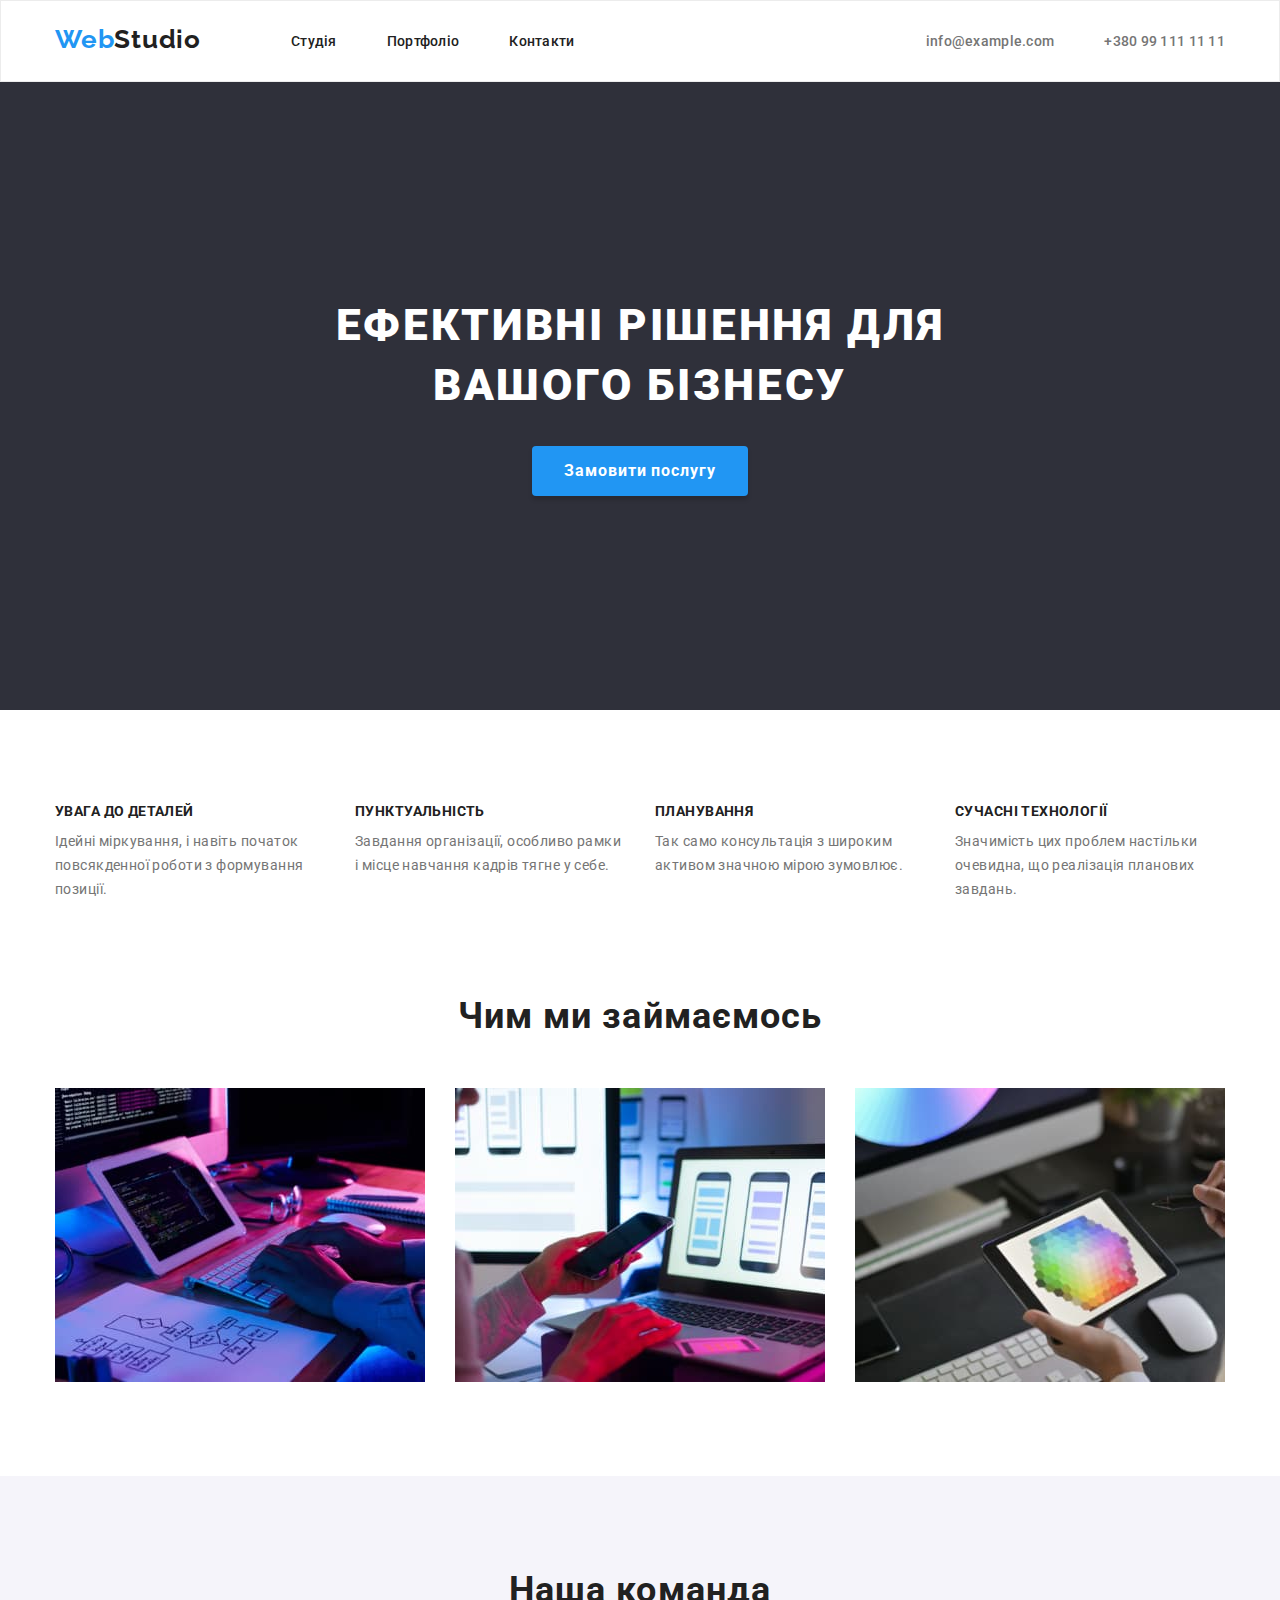
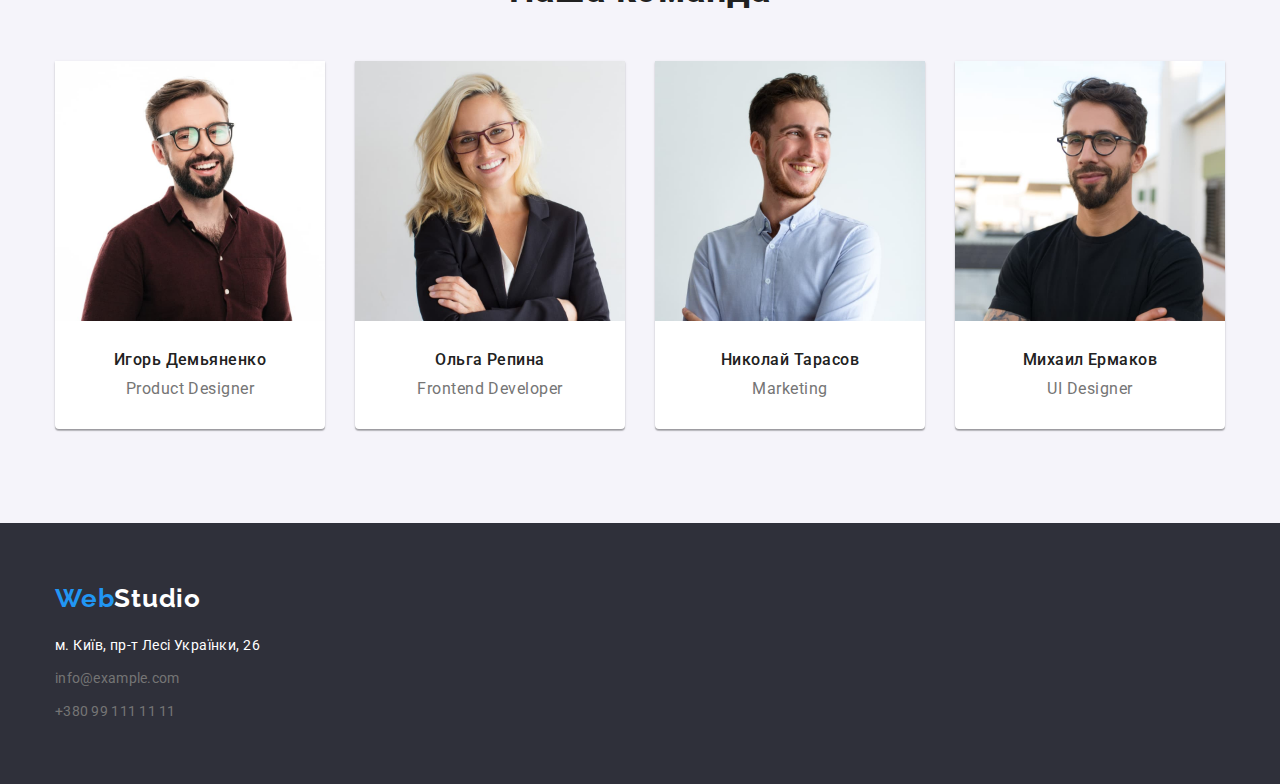
<file: index.html>
<!DOCTYPE html>
<html lang="ua">

<head>
    <title>Студія</title>
    <link href="css/modern-normalize.css" rel="stylesheet">
    <link href="css/styles.css" rel="stylesheet" type="text/css">
    <link href="https://fonts.googleapis.com/css2?family=Raleway:wght@700&family=Roboto:ital,wght@0,500;0,700;0,900;1,400&display=swap" rel="stylesheet">
</head>

<body style="font-family:'Roboto', sans-serif; color:#212121">
    <header class="header-border">
        <div class="container flex">
            <a class="logo logo-head-marg" href="index.html"><span class="color-web-blue">Web</span><span class="color-studio-gray">Studio</span></a>
            <nav class="site-nav">
                <ul class="flex">
                    <li><a class="navigation" href="index.html">Студія</a></li>
                    <li><a class="navigation" href="portfolio.html">Портфоліо</a></li>
                    <li><a class="navigation" href="contacts.html">Контакти</a></li>
                </ul>
            </nav>
            <ul class="flex site-nav auth-nav">
                <li><a class="address-header" href="mailto:info@example.com">info@example.com</a></li>
                <li><a class="address-header" href="tel:+380991111111">+380 99 111 11 11</a></li>
            </ul>
        </div>
    </header>
    <main>
        <section class="section back-color-dark">
            <div class="container">
                <div class="hero-padding">
                <h1 class="hero-title align-center">Ефективні рішення для вашого бізнесу</h1>
                <button class="main-button-order align-center" value="Замовити послугу" name="order">Замовити послугу</button>
                </div>
            </div>
        </section>
        <section class="advantages-padding">
            <div class="container">
                <ul class="main-align-30px">
                    <li class="advantages-li-size">
                        <h3 class="advantages-title">Увага до деталей</h3>
                        <p class="advantages-subtitle">Ідейні міркування, і навіть початок повсякденної роботи з формування позиції.</p>
                    </li>
                    <li class="advantages-li-size">
                        <h3 class="advantages-title">Пунктуальність</h3>
                        <p class="advantages-subtitle">Завдання організації, особливо рамки і місце навчання кадрів тягне у себе.</p>
                    </li>
                    <li class="advantages-li-size">
                        <h3 class="advantages-title">Планування</h3>
                        <p class="advantages-subtitle">Так само консультація з широким активом значною мірою зумовлює.</p>
                    </li>
                    <li class="advantages-li-size">
                        <h3 class="advantages-title">Сучасні технології</h3>
                        <p class="advantages-subtitle">Значимість цих проблем настільки очевидна, що реалізація планових завдань.</p>
                    </li>
                </ul>
            </div>
        </section>
        <section class="section">
            <div class="container">
                <h2 class="section-subtitle">Чим ми займаємось</h2>
                <ul class="main-align-30px">
                    <li><img class="main-images-size" alt="Робота за планшетом" src="images/work.jpg"></li>
                    <li><img class="main-images-size" alt="Телефон перед ноутбуком у руці" src="images/phone.jpg"></li>
                    <li><img class="main-images-size" alt="Палітра на дисплеї планшета" src="images/tablet.jpg"></li>
                </ul>
            </div>
        </section>
        <section class="section back-color-light ">
            <div class="container">
                <h2 class="section-subtitle">Наша команда</h2>
                <ul class="main-align-30px">
                    <li class="portfolio-border-design"><img class="portfolio-img" alt="Дизайнер продукту" src="images/em1.jpg">
                    <div class="portfolio-container-txt">
                        <h3 class="portfolio-title">Игорь Демьяненко</h3>
                        <p class="portfolio-subtitle">Product Designer</p>
                    </div>
                    </li>
                    <li class="portfolio-border-design"><img class="portfolio-img" alt="Розробник інтерфейсу" src="images/em2.jpg">
                    <div class="portfolio-container-txt">
                        <h3 class="portfolio-title">Ольга Репина</h3>
                        <p class="portfolio-subtitle">Frontend Developer</p>
                        </div>
                    </li>
                    <li class="portfolio-border-design"><img class="portfolio-img" alt="Маркетолог" src="images/em3.jpg">
                    <div class="portfolio-container-txt">
                        <h3 class="portfolio-title">Николай Тарасов</h3>
                        <p class="portfolio-subtitle">Marketing</p>
                        </div>
                    </li>
                    <li class="portfolio-border-design"><img class="portfolio-img" alt="Дизайнер користовацького інтерфейсу" src="images/em4.jpg">
                    <div class="portfolio-container-txt">
                        <h3 class="portfolio-title">Михаил Ермаков</h3>
                        <p class="portfolio-subtitle">UI Designer</p>
                        </div>
                    </li>
                </ul>
            </div>
        </section>
    </main>
    <footer class="back-color-dark">
        <div class="container footer-padding">
            <div class="logo-footer-margin"><a class="logo" href="index.html"><span class="color-web-blue">Web</span><span class="color-studio-white">Studio</span></a></div>
            <address>
                <ul class="footer-address-margin">
                    <li><a class="local-address-footer" href="https://www.google.com/maps?q=%D0%BC.+%D0%9A%D0%B8%D1%97%D0%B2,+%D0%BF%D1%80-%D1%82+%D0%9B%D0%B5%D1%81%D1%96+%D0%A3%D0%BA%D1%80%D0%B0%D1%97%D0%BD%D0%BA%D0%B8,+26&um=1&ie=UTF-8&sa=X&ved=2ahUKEwiNx8iy8636AhVo-yoKHTn2DZoQ_AUoAXoECAEQAw" target="_blank" rel="noopener noreferrer">м. Київ, пр-т Лесі Українки, 26</a></li>
                    <li><a class="address-footer" href="mailto:info@example.com">info@example.com</a></li>
                    <li><a class="address-footer" href="tel:+380991111111">+380 99 111 11 11</a></li>
                </ul>
            </address>
        </div>
    </footer>
</body>

</html>
</file>
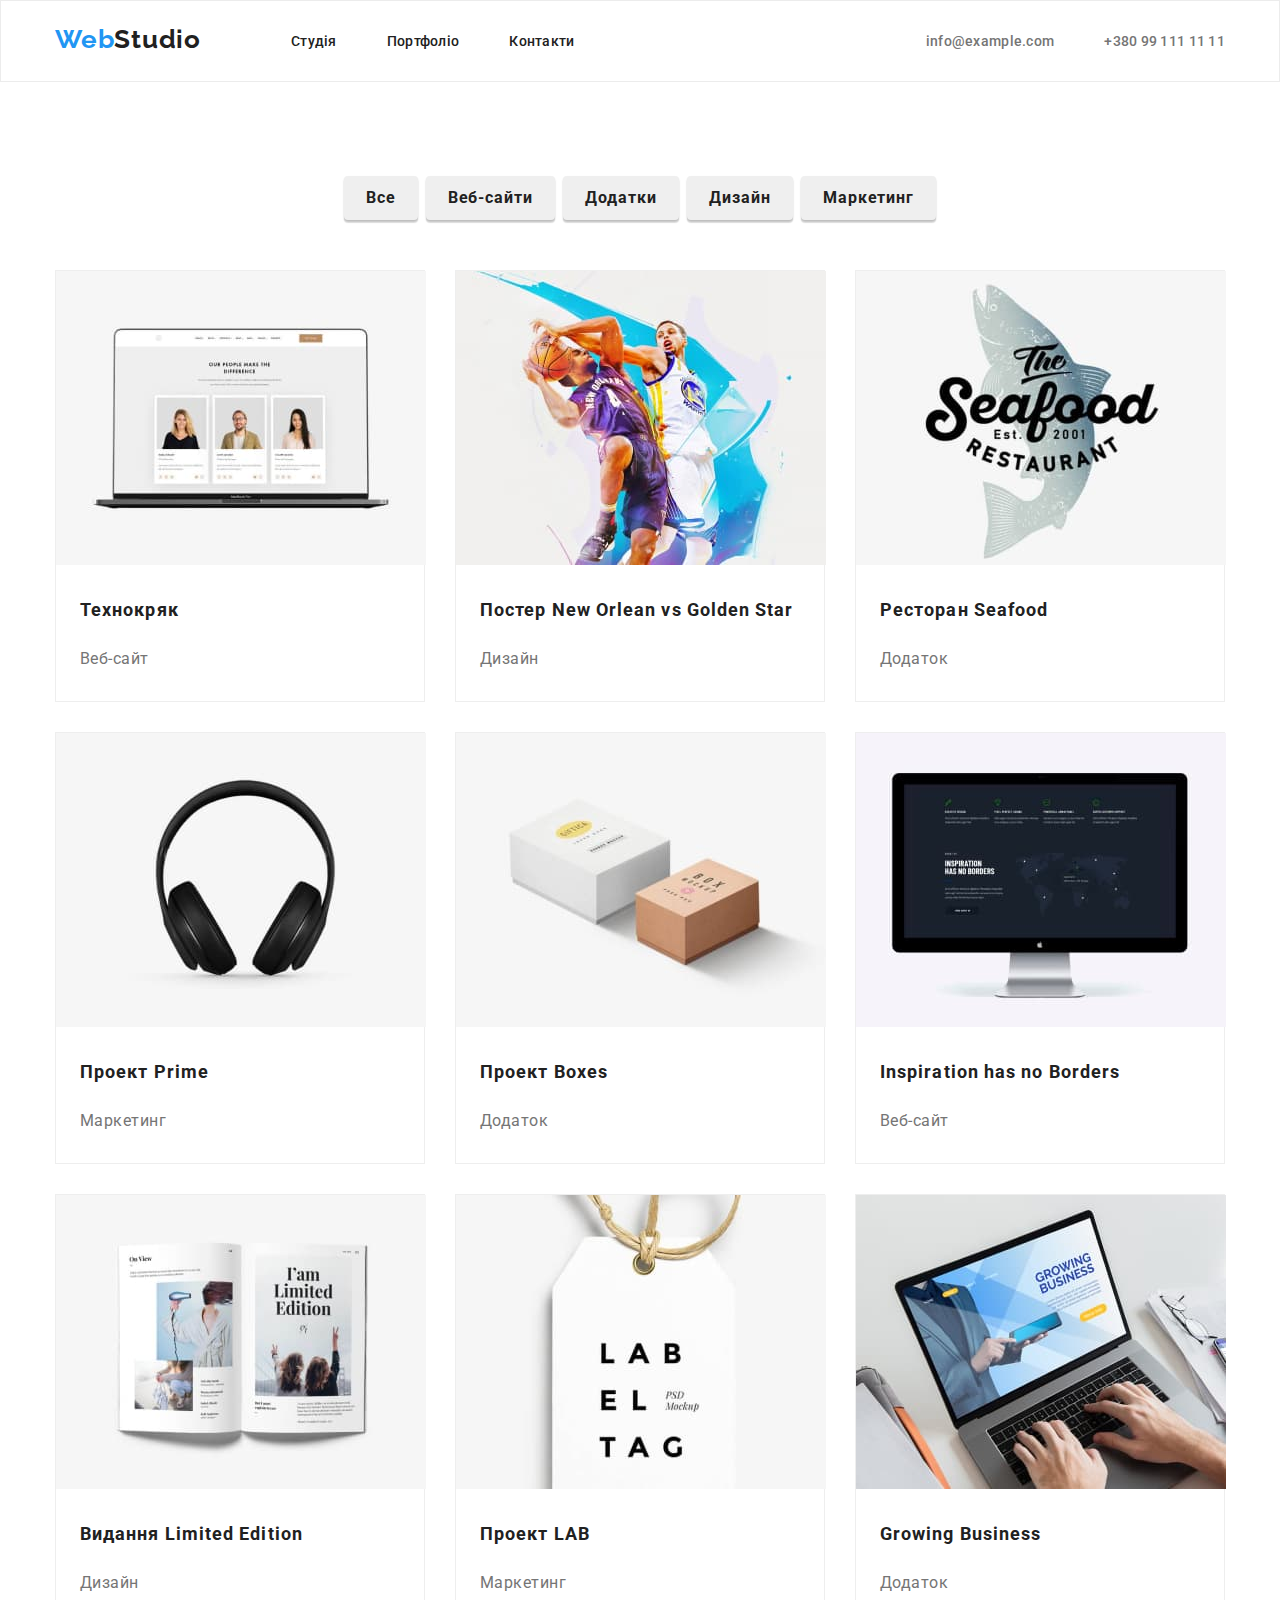
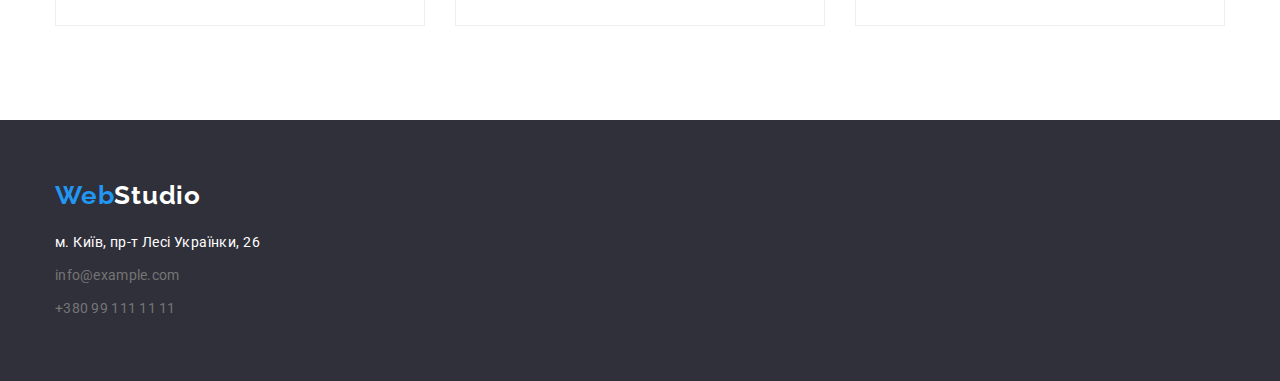
<file: portfolio.html>
﻿<!DOCTYPE html>
<html lang="ua">

<head>
    <title>Портфоліо</title>
    <link href="css/modern-normalize.css" rel="stylesheet">
    <link href="css/styles.css" rel="stylesheet" type="text/css">
    <link href="https://fonts.googleapis.com/css2?family=Raleway:wght@700&family=Roboto:ital,wght@0,500;0,700;0,900;1,400&display=swap" rel="stylesheet">
</head>

<body style="font-family:'Roboto', sans-serif; color:#212121">
    <header class="header-border">
        <div class="container flex">
            <a class="logo logo-head-marg" href="index.html"><span class="color-web-blue">Web</span><span>Studio</span></a>
            <nav>
                <ul class="flex site-nav">
                    <li><a class="navigation" href="index.html">Студія</a></li>
                    <li><a class="navigation" href="portfolio.html">Портфоліо</a></li>
                    <li><a class="navigation" href="contacts.html">Контакти</a></li>
                </ul>
            </nav>
            <ul class="flex site-nav auth-nav">
                <li><a class="address-header" href="mailto:info@example.com">info@example.com</a></li>
                <li><a class="address-header" href="tel:+380991111111">+380 99 111 11 11</a></li>
            </ul>
        </div>
    </header>
    <main>
        <section class="section">
            <div class="container">
                <ul class="button-set-list buttton-hover button-set-list-margin">
                    <li><button name="all" type="button">Все</button></li>
                    <li><button name="web-sites" type="button">Веб-сайти</button></li>
                    <li><button name="apps" type="button">Додатки</button></li>
                    <li><button name="design" type="button">Дизайн</button></li>
                    <li><button name="marketing" type="button">Маркетинг</button></li>
                </ul>
                <ul class="block-image-gap">
                    <li class="border-design"><img class="main-images-size" alt="Ноутбук" src="images/laptop.jpg">
                        <div class="work-content">
                            <h3 class="work-title">Технокряк</h3>
                            <p class="work-subtitle">Веб-сайт</p>
                        </div>
                    <li class="border-design"><img class="main-images-size" alt="Чоловіки грають баскетбол" src="images/ball.jpg">
                        <div class="work-content">
                            <h3 class="work-title">Постер New Orlean vs Golden Star</h3>
                            <p class="work-subtitle">Дизайн</p>
                        </div>
                    </li>
                    <li class="border-design"> <img class="main-images-size" alt="Логотип ресторану морської кухні" src="images/rest.jpg">
                        <div class="work-content">
                            <h3 class="work-title">Ресторан Seafood</h3>
                            <p class="work-subtitle">Додаток</p>
                        </div>
                    </li>
                    <li class="border-design"> <img class="main-images-size" alt="Навушники" src="images/headphones.jpg">
                        <div class="work-content">
                            <h3 class="work-title">Проект Prime</h3>
                            <p class="work-subtitle">Маркетинг</p>
                        </div>
                    </li>
                    <li class="border-design"> <img class="main-images-size" alt="Дві коробки" src="images/boxes.jpg">
                        <div class="work-content">
                            <h3 class="work-title"> Проект Boxes</h3>
                            <p class="work-subtitle">Додаток</p>
                        </div>
                    </li>
                    <li class="border-design"> <img class="main-images-size" alt="Монітор комп'ютера" src="images/monitor.jpg">
                        <div class="work-content">
                            <h3 class="work-title">Inspiration has no Borders</h3>
                            <p class="work-subtitle">Веб-сайт</p>
                        </div>
                    </li>
                    <li class="border-design"> <img class="main-images-size" alt="Журнал" src="images/mag.jpg">
                        <div class="work-content">
                            <h3 class="work-title">Видання Limited Edition</h3>
                            <p class="work-subtitle">Дизайн</p>
                        </div>
                    </li>
                    <li class="border-design"> <img class="main-images-size" alt="Бірка" src="images/tag.jpg">
                        <div class="work-content">
                            <h3 class="work-title">Проект LAB</h3>
                            <p class="work-subtitle">Маркетинг</p>
                        </div>
                    </li>
                    <li class="border-design"> <img class="main-images-size" alt="Робота за ноутбуком" src="images/worklap.jpg">
                        <div class="work-content">
                            <h3 class="work-title">Growing Business</h3>
                            <p class="work-subtitle">Додаток</p>
                        </div>
                    </li>
                </ul>
            </div>
        </section>
    </main>
    <footer class="back-color-dark">
        <div class="container footer-padding">
            <div class="logo-footer-margin"><a class="logo" href="index.html"><span class="color-web-blue">Web</span><span class="color-studio-white">Studio</span></a></div>
            <address>
                <ul class="footer-address-margin">
                    <li><a class="local-address-footer" href="https://www.google.com/maps?q=%D0%BC.+%D0%9A%D0%B8%D1%97%D0%B2,+%D0%BF%D1%80-%D1%82+%D0%9B%D0%B5%D1%81%D1%96+%D0%A3%D0%BA%D1%80%D0%B0%D1%97%D0%BD%D0%BA%D0%B8,+26&um=1&ie=UTF-8&sa=X&ved=2ahUKEwiNx8iy8636AhVo-yoKHTn2DZoQ_AUoAXoECAEQAw" target="_blank" rel="noopener noreferrer">м. Київ, пр-т Лесі Українки, 26</a></li>
                    <li><a class="address-footer" href="mailto:info@example.com">info@example.com</a></li>
                    <li><a class="address-footer" href="tel:+380991111111">+380 99 111 11 11</a></li>
                </ul>
            </address>
        </div>
    </footer>
</body>

</html>
</file>
<file: css/styles.css>
﻿
:root {
    --gray-color: #757575;
    --black-color: #212121;
    --blue-color: #2196f3;
    --white-color: #ffffff;
    --white-background: #f5f4fa;
    --gray-background: #2f303a;
    --header-border: #ececec;
    --border-client: #afb1b8;
    --main-border:#eeeeee
}

body, h1, h2, h3, h4, p, li, ul, img, div {
    margin: 0;
    padding: 0;
}
.section {
    padding-top: 94px;
    padding-bottom: 94px;
}
.header-border {
    border: 1px solid var(--header-border);
}

.flex {
    display: flex;
}
.site-nav li:not(:last-child) {
    margin-right: 50px;
}
.site-nav {
    padding-top: 31px;
    padding-bottom: 31px;
}

.auth-nav {
    margin-left: auto;
}
.logo-head-marg {
    margin-right: 90px;
    padding-top: 23px;
    padding-bottom: 23px;
}

.container {
    max-width: 1200px;
    margin-right: auto;
    margin-left: auto;
    padding-right: 15px;
    padding-left: 15px;
}
.main-align-30px {
    display: flex;
    gap: 30px;
}

a {
    text-decoration: none;
    color: #212121;
}

a:hover {
    transition: 250ms cubic-bezier(.4, 0, .2, 1);
    color: var(--blue-color);
}

li {
    list-style: none;
}
.hero-padding {
    padding-top: 120px;
    padding-bottom: 120px;
}
.align-center {
    margin-right: auto;
    margin-left: auto;
}

.hero-title {
    font-family: inherit;
    font-size: 44px;
    font-weight: 900;
    font-style: normal;
    line-height: 136%;
    max-width: 650px;
    margin-bottom: 30px;
    text-align: center;
    letter-spacing: .06em;
    text-transform: uppercase;
    color: var(--white-color);
}

.section-subtitle {
    font-family: inherit;
    font-size: 36px;
    font-weight: 700;
    font-style: normal;
    line-height: 116%;
    margin-bottom: 50px;
    text-align: center;
    letter-spacing: .03em;
    color: inherit;
}

.back-color-dark {
    background-color: var(--gray-background);
}

.back-color-light {
    background-color: var(--white-background);
}

.logo {
    font-family: 'Raleway';
    font-size: 26px;
    font-weight: 700;
    font-style: normal;
    line-height: 119%;
    letter-spacing: .03em;
}

.color-web-blue {
    color: var(--blue-color);
}

.color-studio-gray {
    color: var(--black-color);
}

.color-studio-white {
    color: var(--white-color);
}
.navigation {
    font-family: inherit;
    font-size: 14px;
    font-weight: 500;
    font-style: normal;
    line-height: 114%;
    letter-spacing: .02em;
    color: inherit;
}

.address-header {
    font-family: inherit;
    font-size: 14px;
    font-weight: 500;
    font-style: normal;
    line-height: 114%;
    letter-spacing: .02em;
    color: var(--gray-color);
}

.address-footer {
    font-family: inherit;
    font-size: 14px;
    font-weight: 400;
    font-style: normal;
    line-height: 171%;
    letter-spacing: .02em;
    color: var(--gray-color);
}

.local-address-footer {
    font-family: inherit;
    font-size: 14px;
    font-weight: 400;
    font-style: normal;
    line-height: 171%;
    letter-spacing: .03em;
    color: var(--white-color);
}

.main-button-order {
    font-family: inherit;
    font-size: 16px;
    font-weight: 700;
    font-style: normal;
    line-height: 187%;
    display: flex;
    justify-content: center;
    padding: 10px 32px;
    cursor: pointer;
    text-align: center;
    letter-spacing: .06em;
    color: var(--white-color);
    border: hidden;
    border-radius: 4px;
    background-color: var(--blue-color);
    box-shadow: 0px 4px 4px rgba(0, 0, 0, .15);
}
.advantages-padding {
    padding-top: 94px;
}
.advantages-title {
    font-family: inherit;
    font-size: 14px;
    font-weight: 700;
    font-style: normal;
    line-height: 114%;
    margin-bottom: 10px;
    letter-spacing: .03em;
    text-transform: uppercase;
    color: inherit;
}

.advantages-subtitle {
    font-family: inherit;
    font-size: 14px;
    font-weight: 400;
    font-style: normal;
    line-height: 171%;
    letter-spacing: .03em;
    color: var(--gray-color);
}
.advantages-li-size{
    max-width: 270px;
}

.border-design {
    border: 1px solid var(--main-border);
    background: var(--white-color);
}

.main-images-size {
    display: block;
    width: 370px;
    height: 294px;
}
.portfolio-border-design {
    border-radius: 0px 0px 4px 4px;
    background: var(--white-color);
    box-shadow: 0px 1px 3px rgba(0, 0, 0, .12), 0px 1px 1px rgba(0, 0, 0, .14), 0px 2px 1px rgba(0, 0, 0, .2);
}

.portfolio-img {
    display: block;
    width: 270px;
    height: 260px;
}

.portfolio-title {
    font-family: inherit;
    font-size: 16px;
    font-weight: 500;
    font-style: normal;
    line-height: 118%;
    text-align: center;
    letter-spacing: .03em;
    color: inherit;
    margin-bottom: 10px;
}

.portfolio-subtitle {
    font-family: inherit;
    font-size: 16px;
    font-weight: 400;
    font-style: normal;
    line-height: 118%;
    text-align: center;
    letter-spacing: .03em;
    color: var(--gray-color);
}

.portfolio-container-txt{
    padding-top:30px;
    padding-bottom:30px;
}

.button-set-list button {
    font-family: inherit;
    font-size: 16px;
    font-weight: 700;
    font-style: normal;
    line-height: 162%;
    display: flex;
    align-items: center;
    justify-content: center;
    padding: 9px 22px;
    text-align: center;
    letter-spacing: .06em;
    color: inherit;
    border: hidden;
    border-radius: 4px;
    box-shadow: 0px 3px 1px rgba(0, 0, 0, .1), 0px 1px 2px rgba(0, 0, 0, .08), 0px 2px 2px rgba(0, 0, 0, .12);
}
.button-set-list-margin {
    justify-content: center;
    margin-bottom: 50px;
}

.button-set-list {
    display: flex;
    gap: 8px;
}
.buttton-hover button:hover {
    cursor: pointer;
    transition: 250ms cubic-bezier(.4, 0, .2, 1);
    color: var(--white-color);
    background-color: var(--blue-color);
}
.work-content {
    padding-top: 27px;
    padding-right: 24px;
    padding-bottom: 27px;
    padding-left: 24px;
}

.work-title {
    font-family: inherit;
    font-size: 18px;
    font-weight: 700;
    font-style: normal;
    line-height: 200%;
    margin-bottom: 16px;
    letter-spacing: .06em;
    color: inherit;
}

.work-subtitle {
    font-family: inherit;
    font-size: 16px;
    font-weight: 400;
    font-style: normal;
    line-height: 187%;
    letter-spacing: .03em;
    color: var(--gray-color);
}
.block-image-gap {
    display: grid;
    grid-column-gap: 30px;
    grid-row-gap: 30px;
    grid-template-columns: repeat(3, 1fr);
    grid-template-rows: repeat(3, 1fr);
}
.block-image-gap li {
    width: 370px;
}

.footer-padding {
    padding-top: 60px;
    padding-bottom: 60px;
}
.footer-address-margin li:not(:last-child) {
    margin-bottom: 9px;
}
.logo-footer-margin {
    margin-bottom: 20px;
}
</file>
